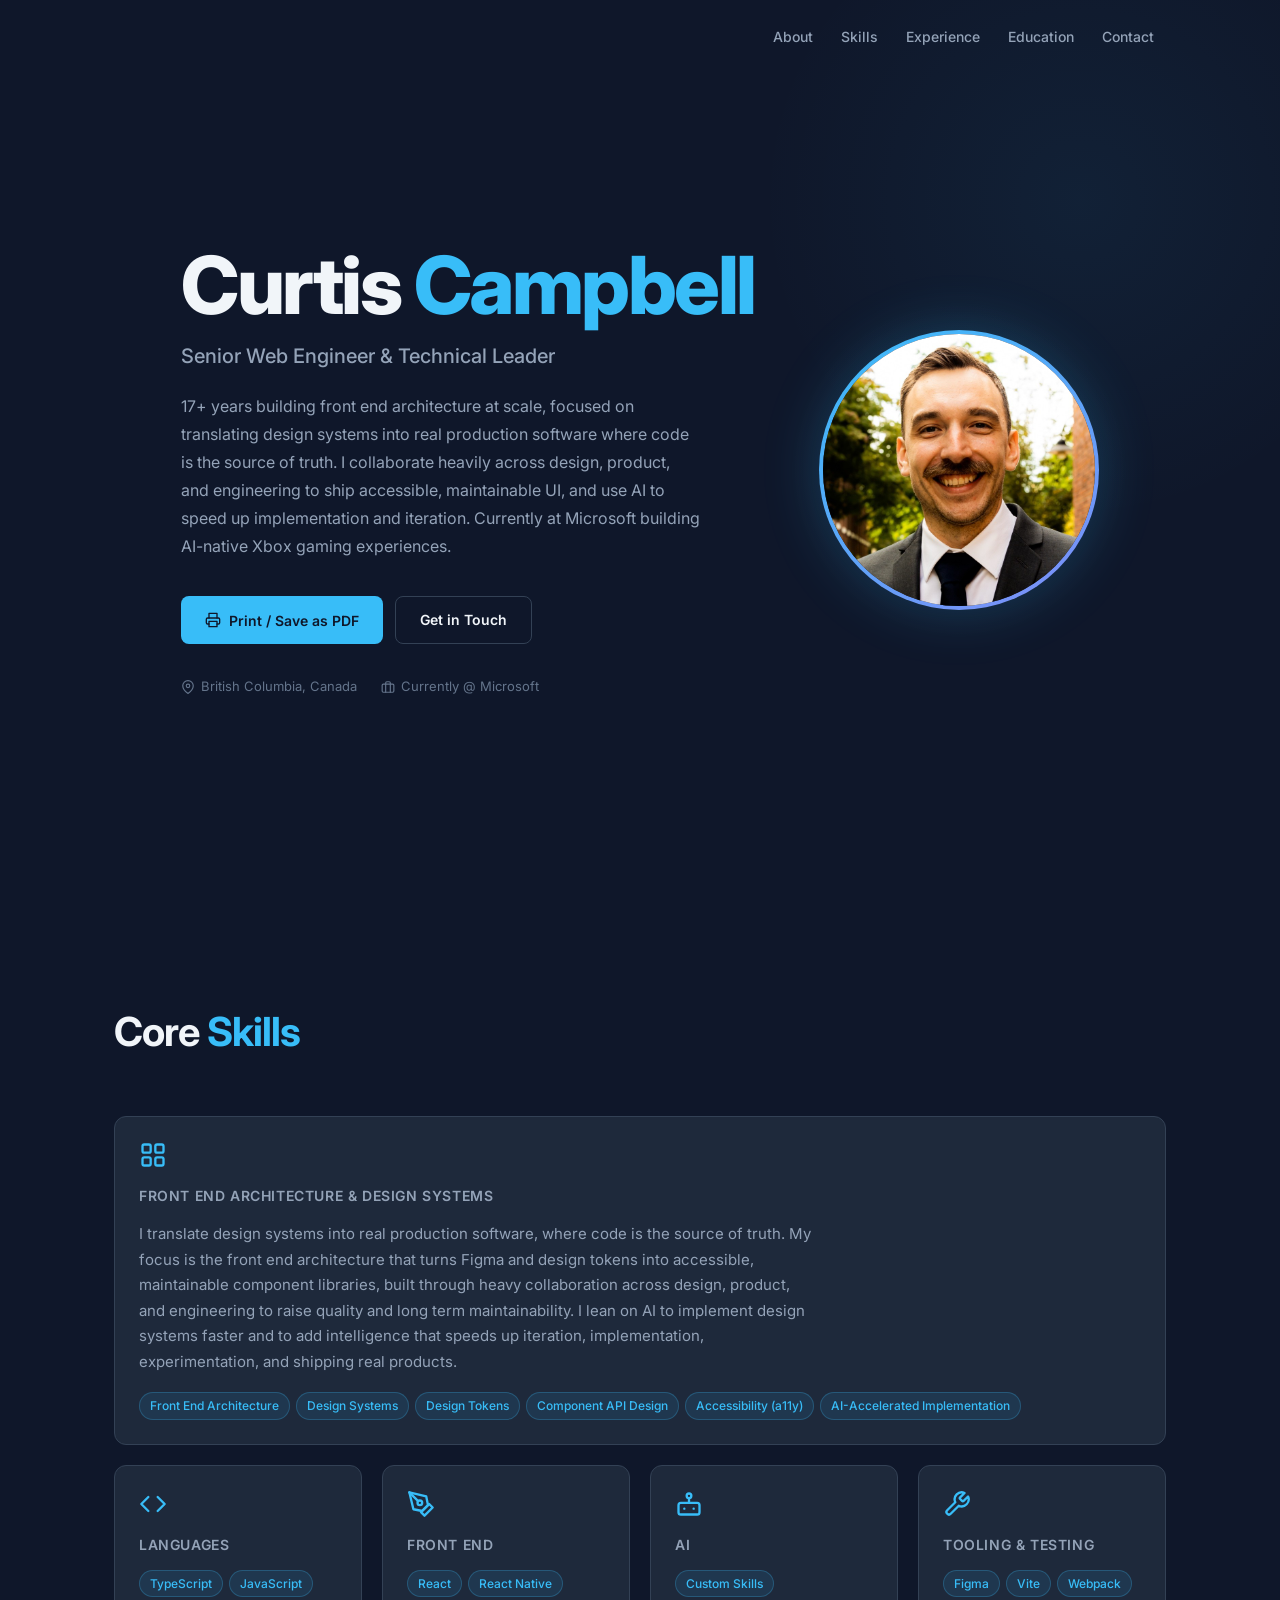
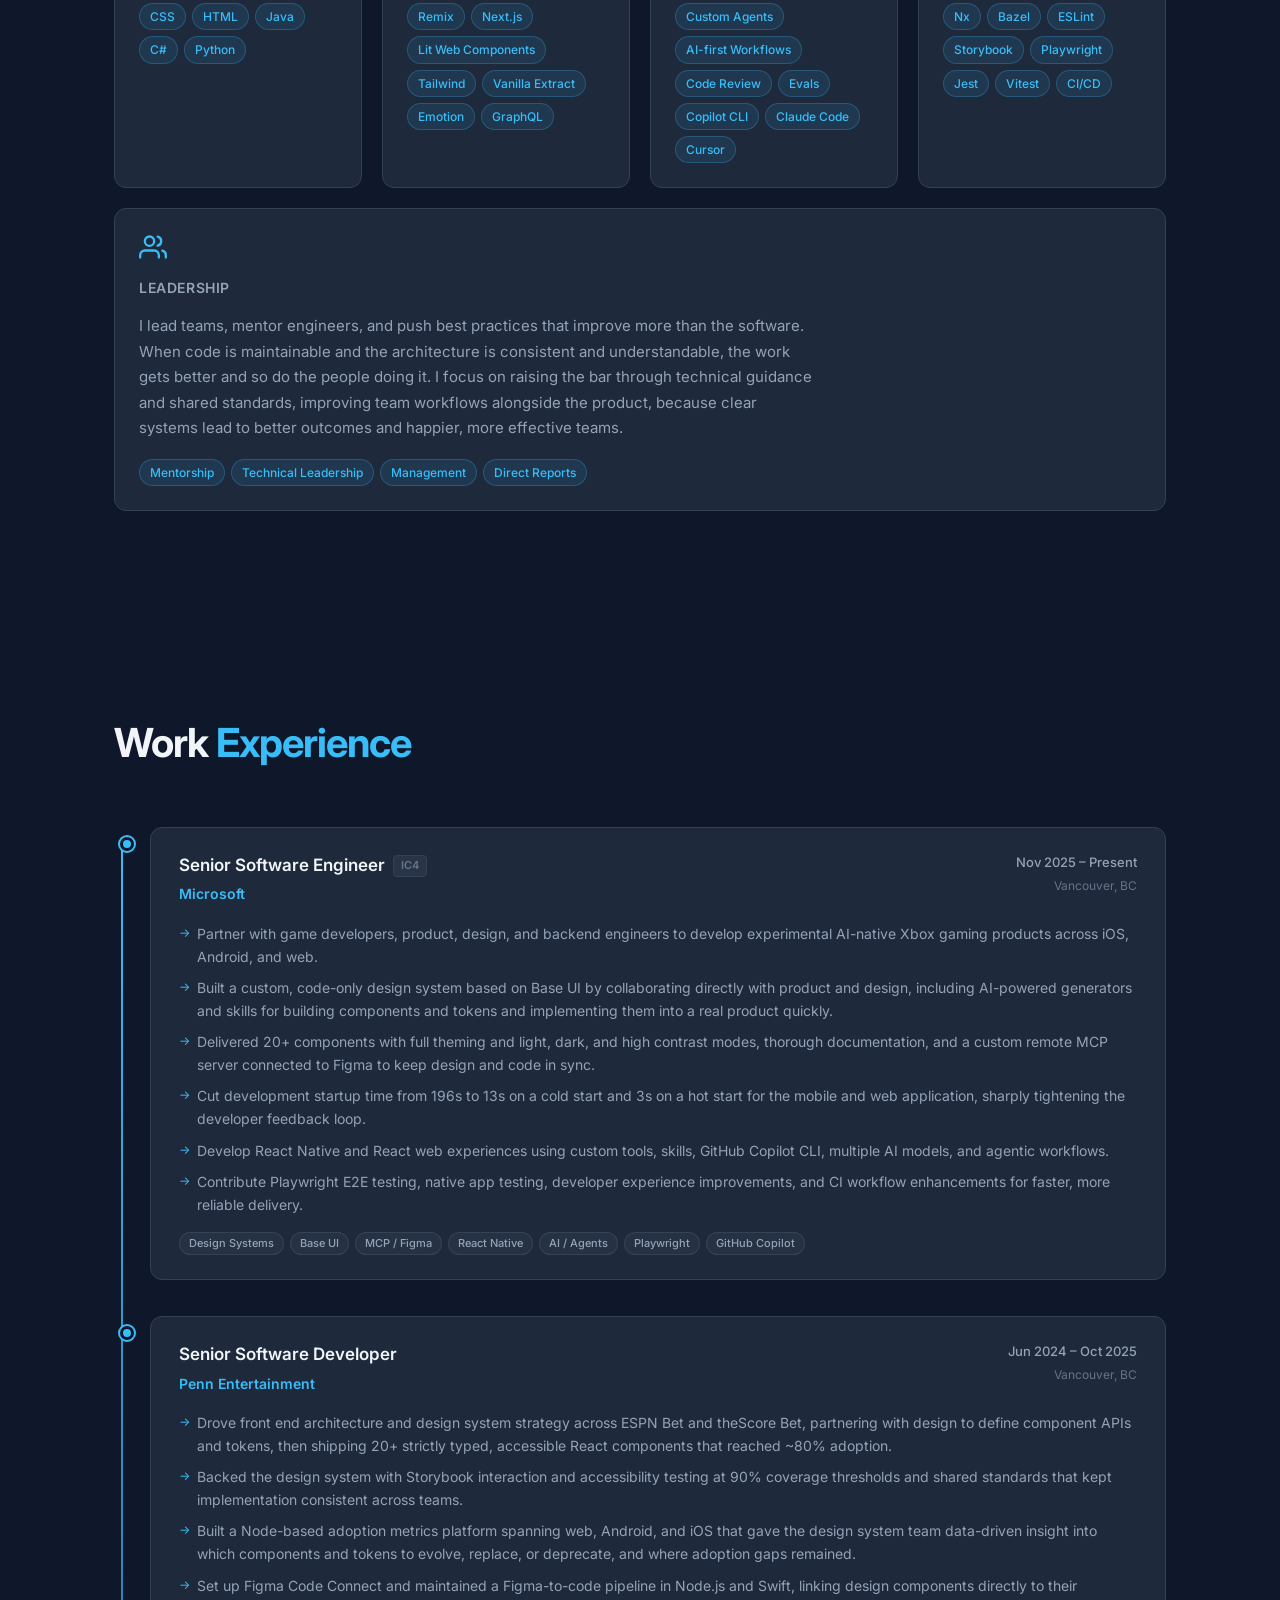
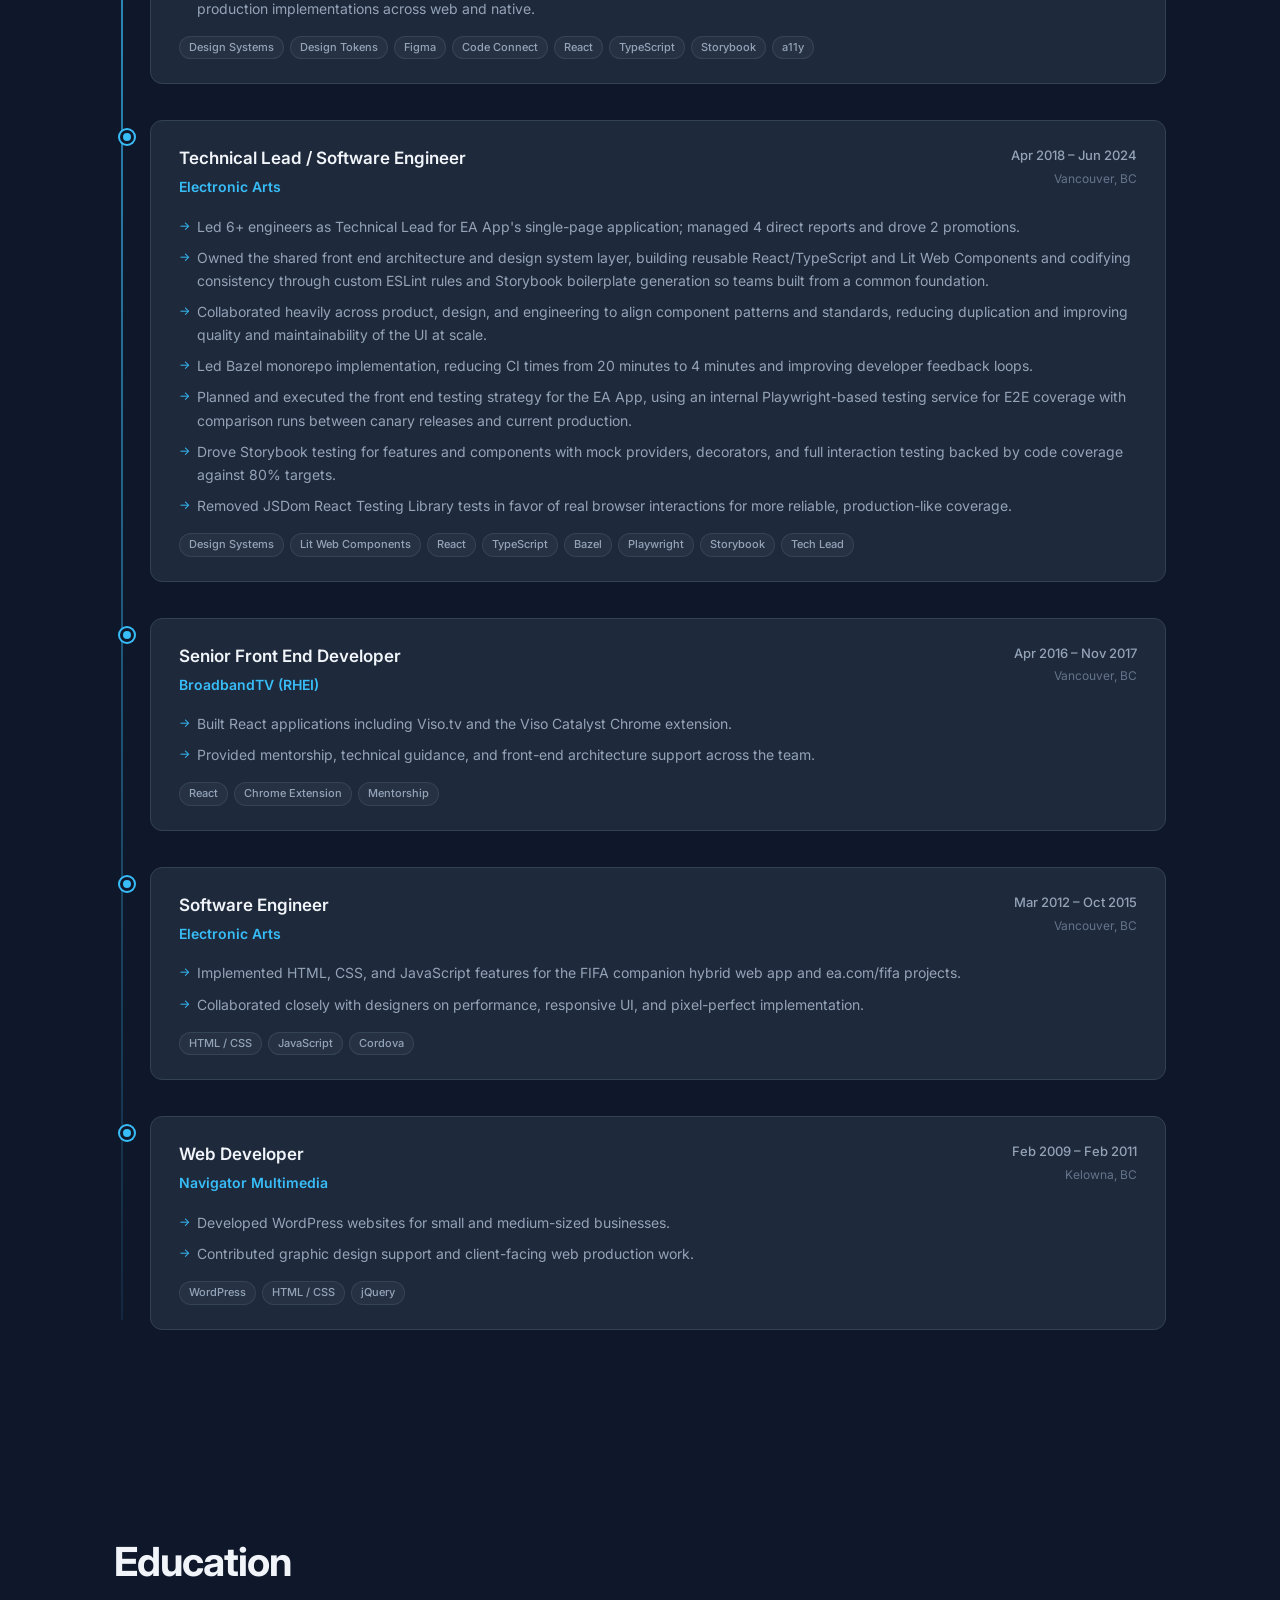
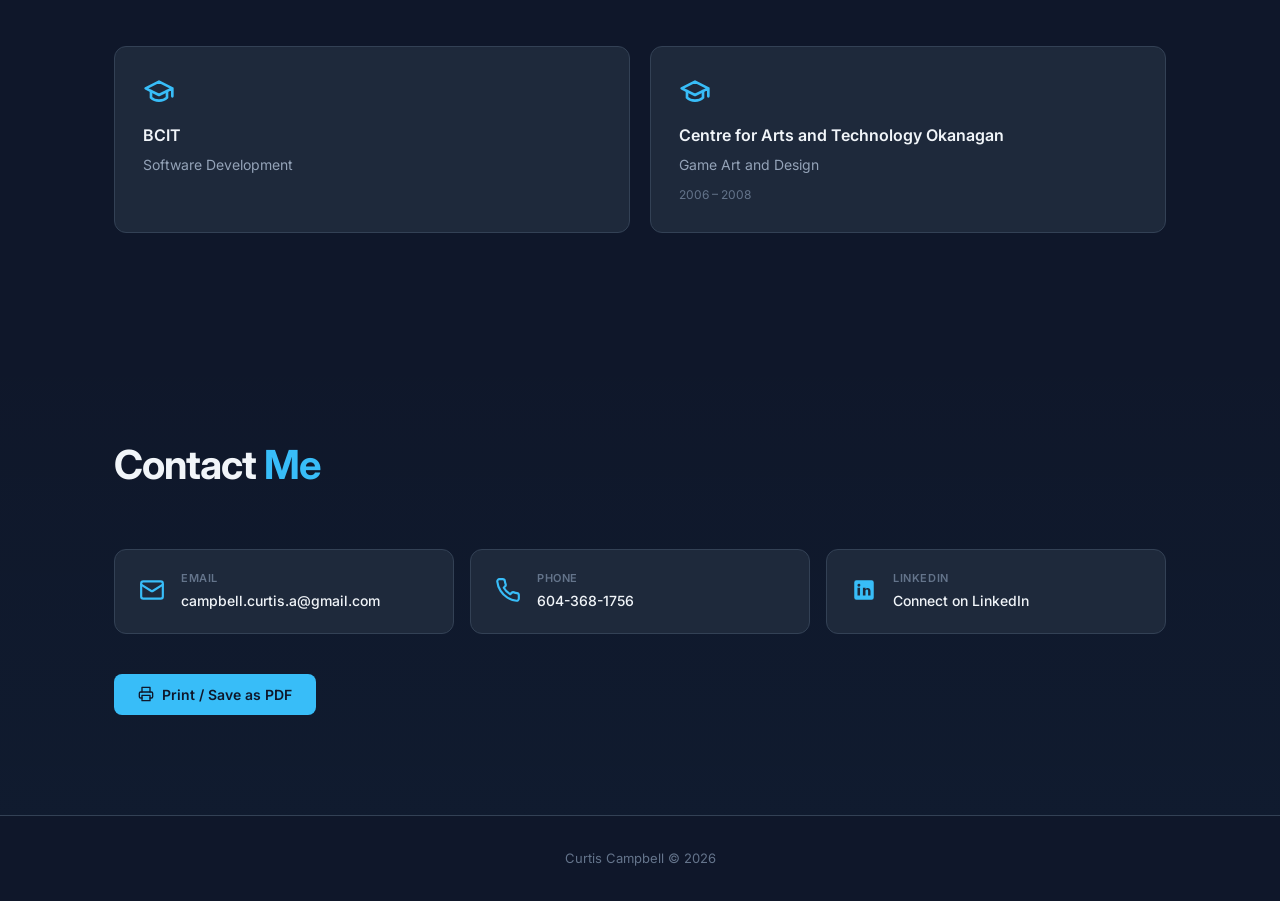
<file: index.html>
<!DOCTYPE html>
<html lang="en">
<head>
  <meta charset="UTF-8" />
  <meta name="viewport" content="width=device-width, initial-scale=1.0" />
  <meta name="description" content="Curtis Campbell – Senior Web Engineer & Technical Leader with 17+ years experience in React, TypeScript, and AI-native workflows." />
  <title>Curtis Campbell – Senior Web Engineer</title>
  <link rel="stylesheet" href="style.css" />
  <link rel="preconnect" href="https://fonts.googleapis.com" />
  <link rel="preconnect" href="https://fonts.gstatic.com" crossorigin />
  <link href="https://fonts.googleapis.com/css2?family=Inter:wght@300;400;500;600;700;800&display=swap" rel="stylesheet" />
</head>
<body>

  <!-- ===== NAV ===== -->
  <nav class="nav" id="nav">
    <div class="nav-container">
      <button class="nav-toggle" id="navToggle" aria-label="Toggle navigation" aria-expanded="false">
        <span></span><span></span><span></span>
      </button>
      <ul class="nav-links" id="navLinks">
        <li><a href="#about">About</a></li>
        <li><a href="#skills">Skills</a></li>
        <li><a href="#experience">Experience</a></li>
        <li><a href="#education">Education</a></li>
        <li><a href="#contact">Contact</a></li>
      </ul>
    </div>
  </nav>

  <!-- ===== HERO ===== -->
  <section id="about" class="hero">
    <div class="container">
      <div class="hero-content">
        <div class="hero-text">
          <h1>Curtis <span class="accent">Campbell</span></h1>
          <p class="hero-title">Senior Web Engineer &amp; Technical Leader</p>
          <p class="print-contact print-only">
            campbell.curtis.a@gmail.com &nbsp;·&nbsp; 604-368-1756 &nbsp;·&nbsp;
            curtiscampbell.ca &nbsp;·&nbsp; British Columbia, Canada
          </p>
          <p class="hero-bio">
            17+ years building front end architecture at scale, focused on translating
            design systems into real production software where code is the source of
            truth. I collaborate heavily across design, product, and engineering to
            ship accessible, maintainable UI, and use AI to speed up implementation and
            iteration. Currently at Microsoft building AI-native Xbox gaming experiences.
          </p>
          <div class="hero-actions">
            <button type="button" onclick="window.print()" class="btn btn-primary">
              <svg xmlns="http://www.w3.org/2000/svg" width="16" height="16" viewBox="0 0 24 24" fill="none" stroke="currentColor" stroke-width="2" stroke-linecap="round" stroke-linejoin="round" aria-hidden="true"><polyline points="6 9 6 2 18 2 18 9"/><path d="M6 18H4a2 2 0 0 1-2-2v-5a2 2 0 0 1 2-2h16a2 2 0 0 1 2 2v5a2 2 0 0 1-2 2h-2"/><rect x="6" y="14" width="12" height="8"/></svg>
              Print / Save as PDF
            </button>
            <a href="#contact" class="btn btn-secondary">Get in Touch</a>
          </div>
          <div class="hero-meta">
            <span>
              <svg xmlns="http://www.w3.org/2000/svg" width="14" height="14" viewBox="0 0 24 24" fill="none" stroke="currentColor" stroke-width="2" stroke-linecap="round" stroke-linejoin="round" aria-hidden="true"><path d="M21 10c0 7-9 13-9 13s-9-6-9-13a9 9 0 0 1 18 0z"/><circle cx="12" cy="10" r="3"/></svg>
              British Columbia, Canada
            </span>
            <span>
              <svg xmlns="http://www.w3.org/2000/svg" width="14" height="14" viewBox="0 0 24 24" fill="none" stroke="currentColor" stroke-width="2" stroke-linecap="round" stroke-linejoin="round" aria-hidden="true"><rect x="2" y="7" width="20" height="14" rx="2" ry="2"/><path d="M16 21V5a2 2 0 0 0-2-2h-4a2 2 0 0 0-2 2v16"/></svg>
              Currently @ Microsoft
            </span>
          </div>
        </div>
        <div class="hero-image-wrap">
          <div class="hero-image-ring">
            <img src="1732897415298.jpeg" alt="Curtis Campbell" class="hero-image" />
          </div>
          <div class="hero-image-glow" aria-hidden="true"></div>
        </div>
      </div>
    </div>
    <div class="hero-bg-glow" aria-hidden="true"></div>
  </section>

  <!-- ===== SKILLS ===== -->
  <section id="skills" class="section">
    <div class="container">
      <h2 class="section-title">Core <span class="accent">Skills</span></h2>
      <div class="skills-grid">
        <div class="skill-card skill-card-featured reveal">
          <div class="skill-card-icon">
            <svg xmlns="http://www.w3.org/2000/svg" viewBox="0 0 24 24" fill="none" stroke="currentColor" stroke-width="2" stroke-linecap="round" stroke-linejoin="round" aria-hidden="true"><rect x="3" y="3" width="7" height="7" rx="1.5"/><rect x="14" y="3" width="7" height="7" rx="1.5"/><rect x="3" y="14" width="7" height="7" rx="1.5"/><rect x="14" y="14" width="7" height="7" rx="1.5"/></svg>
          </div>
          <h3>Front End Architecture &amp; Design Systems</h3>
          <p class="skill-card-lead">
            I translate design systems into real production software, where code is
            the source of truth. My focus is the front end architecture that turns
            Figma and design tokens into accessible, maintainable component libraries,
            built through heavy collaboration across design, product, and engineering
            to raise quality and long term maintainability. I lean on AI to implement
            design systems faster and to add intelligence that speeds up iteration,
            implementation, experimentation, and shipping real products.
          </p>
          <div class="tags">
            <span class="tag">Front End Architecture</span>
            <span class="tag">Design Systems</span>
            <span class="tag">Design Tokens</span>
            <span class="tag">Component API Design</span>
            <span class="tag">Accessibility (a11y)</span>
            <span class="tag">AI-Accelerated Implementation</span>
          </div>
        </div>
        <div class="skill-card reveal">
          <div class="skill-card-icon">
            <svg xmlns="http://www.w3.org/2000/svg" viewBox="0 0 24 24" fill="none" stroke="currentColor" stroke-width="2" stroke-linecap="round" stroke-linejoin="round" aria-hidden="true"><polyline points="16 18 22 12 16 6"/><polyline points="8 6 2 12 8 18"/></svg>
          </div>
          <h3>Languages</h3>
          <div class="tags">
            <span class="tag">TypeScript</span>
            <span class="tag">JavaScript</span>
            <span class="tag">CSS</span>
            <span class="tag">HTML</span>
            <span class="tag">Java</span>
            <span class="tag">C#</span>
            <span class="tag">Python</span>
          </div>
        </div>
        <div class="skill-card reveal">
          <div class="skill-card-icon">
            <svg xmlns="http://www.w3.org/2000/svg" viewBox="0 0 24 24" fill="none" stroke="currentColor" stroke-width="2" stroke-linecap="round" stroke-linejoin="round" aria-hidden="true"><path d="M12 19l7-7 3 3-7 7-3-3z"/><path d="M18 13l-1.5-7.5L2 2l3.5 14.5L13 18l5-5z"/><path d="M2 2l7.586 7.586"/><circle cx="11" cy="11" r="2"/></svg>
          </div>
          <h3>Front End</h3>
          <div class="tags">
            <span class="tag">React</span>
            <span class="tag">React Native</span>
            <span class="tag">Remix</span>
            <span class="tag">Next.js</span>
            <span class="tag">Lit Web Components</span>
            <span class="tag">Tailwind</span>
            <span class="tag">Vanilla Extract</span>
            <span class="tag">Emotion</span>
            <span class="tag">GraphQL</span>
          </div>
        </div>
        <div class="skill-card reveal">
          <div class="skill-card-icon">
            <svg xmlns="http://www.w3.org/2000/svg" viewBox="0 0 24 24" fill="none" stroke="currentColor" stroke-width="2" stroke-linecap="round" stroke-linejoin="round" aria-hidden="true"><rect x="3" y="11" width="18" height="10" rx="2"/><circle cx="12" cy="5" r="2"/><path d="M12 7v4"/><line x1="8" y1="16" x2="8" y2="16"/><line x1="16" y1="16" x2="16" y2="16"/></svg>
          </div>
          <h3>AI</h3>
          <div class="tags">
            <span class="tag">Custom Skills</span>
            <span class="tag">Custom Agents</span>
            <span class="tag">AI-first Workflows</span>
            <span class="tag">Code Review</span>
            <span class="tag">Evals</span>
            <span class="tag">Copilot CLI</span>
            <span class="tag">Claude Code</span>
            <span class="tag">Cursor</span>
          </div>
        </div>
        <div class="skill-card reveal">
          <div class="skill-card-icon">
            <svg xmlns="http://www.w3.org/2000/svg" viewBox="0 0 24 24" fill="none" stroke="currentColor" stroke-width="2" stroke-linecap="round" stroke-linejoin="round" aria-hidden="true"><path d="M14.7 6.3a1 1 0 0 0 0 1.4l1.6 1.6a1 1 0 0 0 1.4 0l3.77-3.77a6 6 0 0 1-7.94 7.94l-6.91 6.91a2.12 2.12 0 0 1-3-3l6.91-6.91a6 6 0 0 1 7.94-7.94l-3.76 3.76z"/></svg>
          </div>
          <h3>Tooling &amp; Testing</h3>
          <div class="tags">
            <span class="tag">Figma</span>
            <span class="tag">Vite</span>
            <span class="tag">Webpack</span>
            <span class="tag">Nx</span>
            <span class="tag">Bazel</span>
            <span class="tag">ESLint</span>
            <span class="tag">Storybook</span>
            <span class="tag">Playwright</span>
            <span class="tag">Jest</span>
            <span class="tag">Vitest</span>
            <span class="tag">CI/CD</span>
          </div>
        </div>
        <div class="skill-card skill-card-featured reveal">
          <div class="skill-card-icon">
            <svg xmlns="http://www.w3.org/2000/svg" viewBox="0 0 24 24" fill="none" stroke="currentColor" stroke-width="2" stroke-linecap="round" stroke-linejoin="round" aria-hidden="true"><path d="M17 21v-2a4 4 0 0 0-4-4H5a4 4 0 0 0-4 4v2"/><circle cx="9" cy="7" r="4"/><path d="M23 21v-2a4 4 0 0 0-3-3.87"/><path d="M16 3.13a4 4 0 0 1 0 7.75"/></svg>
          </div>
          <h3>Leadership</h3>
          <p class="skill-card-lead">
            I lead teams, mentor engineers, and push best practices that improve more
            than the software. When code is maintainable and the architecture is
            consistent and understandable, the work gets better and so do the people
            doing it. I focus on raising the bar through technical guidance and shared
            standards, improving team workflows alongside the product, because clear
            systems lead to better outcomes and happier, more effective teams.
          </p>
          <div class="tags">
            <span class="tag">Mentorship</span>
            <span class="tag">Technical Leadership</span>
            <span class="tag">Management</span>
            <span class="tag">Direct Reports</span>
          </div>
        </div>
      </div>
    </div>
  </section>

  <!-- ===== EXPERIENCE ===== -->
  <section id="experience" class="section">
    <div class="container">
      <h2 class="section-title">Work <span class="accent">Experience</span></h2>
      <div class="timeline">

        <div class="timeline-item reveal">
          <div class="timeline-dot"></div>
          <div class="timeline-card">
            <div class="timeline-header">
              <div>
                <h3>Senior Software Engineer <span class="role-level">IC4</span></h3>
                <p class="company">Microsoft</p>
              </div>
              <div class="timeline-meta">
                <span class="date">Nov 2025 – Present</span>
                <span class="location">Vancouver, BC</span>
              </div>
            </div>
            <ul class="timeline-bullets">
              <li>Partner with game developers, product, design, and backend engineers to develop experimental AI-native Xbox gaming products across iOS, Android, and web.</li>
              <li>Built a custom, code-only design system based on Base UI by collaborating directly with product and design, including AI-powered generators and skills for building components and tokens and implementing them into a real product quickly.</li>
              <li>Delivered 20+ components with full theming and light, dark, and high contrast modes, thorough documentation, and a custom remote MCP server connected to Figma to keep design and code in sync.</li>
              <li>Cut development startup time from 196s to 13s on a cold start and 3s on a hot start for the mobile and web application, sharply tightening the developer feedback loop.</li>
              <li>Develop React Native and React web experiences using custom tools, skills, GitHub Copilot CLI, multiple AI models, and agentic workflows.</li>
              <li>Contribute Playwright E2E testing, native app testing, developer experience improvements, and CI workflow enhancements for faster, more reliable delivery.</li>
            </ul>
            <div class="tags compact">
              <span class="tag">Design Systems</span>
              <span class="tag">Base UI</span>
              <span class="tag">MCP / Figma</span>
              <span class="tag">React Native</span>
              <span class="tag">AI / Agents</span>
              <span class="tag">Playwright</span>
              <span class="tag">GitHub Copilot</span>
            </div>
          </div>
        </div>

        <div class="timeline-item reveal">
          <div class="timeline-dot"></div>
          <div class="timeline-card">
            <div class="timeline-header">
              <div>
                <h3>Senior Software Developer</h3>
                <p class="company">Penn Entertainment</p>
              </div>
              <div class="timeline-meta">
                <span class="date">Jun 2024 – Oct 2025</span>
                <span class="location">Vancouver, BC</span>
              </div>
            </div>
            <ul class="timeline-bullets">
              <li>Drove front end architecture and design system strategy across ESPN Bet and theScore Bet, partnering with design to define component APIs and tokens, then shipping 20+ strictly typed, accessible React components that reached ~80% adoption.</li>
              <li>Backed the design system with Storybook interaction and accessibility testing at 90% coverage thresholds and shared standards that kept implementation consistent across teams.</li>
              <li>Built a Node-based adoption metrics platform spanning web, Android, and iOS that gave the design system team data-driven insight into which components and tokens to evolve, replace, or deprecate, and where adoption gaps remained.</li>
              <li>Set up Figma Code Connect and maintained a Figma-to-code pipeline in Node.js and Swift, linking design components directly to their production implementations across web and native.</li>
            </ul>
            <div class="tags compact">
              <span class="tag">Design Systems</span>
              <span class="tag">Design Tokens</span>
              <span class="tag">Figma</span>
              <span class="tag">Code Connect</span>
              <span class="tag">React</span>
              <span class="tag">TypeScript</span>
              <span class="tag">Storybook</span>
              <span class="tag">a11y</span>
            </div>
          </div>
        </div>

        <div class="timeline-item reveal">
          <div class="timeline-dot"></div>
          <div class="timeline-card">
            <div class="timeline-header">
              <div>
                <h3>Technical Lead / Software Engineer</h3>
                <p class="company">Electronic Arts</p>
              </div>
              <div class="timeline-meta">
                <span class="date">Apr 2018 – Jun 2024</span>
                <span class="location">Vancouver, BC</span>
              </div>
            </div>
            <ul class="timeline-bullets">
              <li>Led 6+ engineers as Technical Lead for EA App's single-page application; managed 4 direct reports and drove 2 promotions.</li>
              <li>Owned the shared front end architecture and design system layer, building reusable React/TypeScript and Lit Web Components and codifying consistency through custom ESLint rules and Storybook boilerplate generation so teams built from a common foundation.</li>
              <li>Collaborated heavily across product, design, and engineering to align component patterns and standards, reducing duplication and improving quality and maintainability of the UI at scale.</li>
              <li>Led Bazel monorepo implementation, reducing CI times from 20 minutes to 4 minutes and improving developer feedback loops.</li>
              <li>Planned and executed the front end testing strategy for the EA App, using an internal Playwright-based testing service for E2E coverage with comparison runs between canary releases and current production.</li>
              <li>Drove Storybook testing for features and components with mock providers, decorators, and full interaction testing backed by code coverage against 80% targets.</li>
              <li>Removed JSDom React Testing Library tests in favor of real browser interactions for more reliable, production-like coverage.</li>
            </ul>
            <div class="tags compact">
              <span class="tag">Design Systems</span>
              <span class="tag">Lit Web Components</span>
              <span class="tag">React</span>
              <span class="tag">TypeScript</span>
              <span class="tag">Bazel</span>
              <span class="tag">Playwright</span>
              <span class="tag">Storybook</span>
              <span class="tag">Tech Lead</span>
            </div>
          </div>
        </div>

        <div class="timeline-item reveal">
          <div class="timeline-dot"></div>
          <div class="timeline-card">
            <div class="timeline-header">
              <div>
                <h3>Senior Front End Developer</h3>
                <p class="company">BroadbandTV (RHEI)</p>
              </div>
              <div class="timeline-meta">
                <span class="date">Apr 2016 – Nov 2017</span>
                <span class="location">Vancouver, BC</span>
              </div>
            </div>
            <ul class="timeline-bullets">
              <li>Built React applications including Viso.tv and the Viso Catalyst Chrome extension.</li>
              <li>Provided mentorship, technical guidance, and front-end architecture support across the team.</li>
            </ul>
            <div class="tags compact">
              <span class="tag">React</span>
              <span class="tag">Chrome Extension</span>
              <span class="tag">Mentorship</span>
            </div>
          </div>
        </div>

        <div class="timeline-item reveal">
          <div class="timeline-dot"></div>
          <div class="timeline-card">
            <div class="timeline-header">
              <div>
                <h3>Software Engineer</h3>
                <p class="company">Electronic Arts</p>
              </div>
              <div class="timeline-meta">
                <span class="date">Mar 2012 – Oct 2015</span>
                <span class="location">Vancouver, BC</span>
              </div>
            </div>
            <ul class="timeline-bullets">
              <li>Implemented HTML, CSS, and JavaScript features for the FIFA companion hybrid web app and ea.com/fifa projects.</li>
              <li>Collaborated closely with designers on performance, responsive UI, and pixel-perfect implementation.</li>
            </ul>
            <div class="tags compact">
              <span class="tag">HTML / CSS</span>
              <span class="tag">JavaScript</span>
              <span class="tag">Cordova</span>
            </div>
          </div>
        </div>

        <div class="timeline-item reveal">
          <div class="timeline-dot"></div>
          <div class="timeline-card">
            <div class="timeline-header">
              <div>
                <h3>Web Developer</h3>
                <p class="company">Navigator Multimedia</p>
              </div>
              <div class="timeline-meta">
                <span class="date">Feb 2009 – Feb 2011</span>
                <span class="location">Kelowna, BC</span>
              </div>
            </div>
            <ul class="timeline-bullets">
              <li>Developed WordPress websites for small and medium-sized businesses.</li>
              <li>Contributed graphic design support and client-facing web production work.</li>
            </ul>
            <div class="tags compact">
              <span class="tag">WordPress</span>
              <span class="tag">HTML / CSS</span>
              <span class="tag">jQuery</span>
            </div>
          </div>
        </div>

      </div>
    </div>
  </section>

  <!-- ===== EDUCATION ===== -->
  <section id="education" class="section">
    <div class="container">
      <h2 class="section-title">Education</h2>
      <div class="edu-grid">
        <div class="edu-card reveal">
          <div class="edu-icon">
            <svg xmlns="http://www.w3.org/2000/svg" viewBox="0 0 24 24" fill="none" stroke="currentColor" stroke-width="2" stroke-linecap="round" stroke-linejoin="round" aria-hidden="true"><path d="M22 10v6M2 10l10-5 10 5-10 5z"/><path d="M6 12v5c3 3 9 3 12 0v-5"/></svg>
          </div>
          <h3>BCIT</h3>
          <p>Software Development</p>
        </div>
        <div class="edu-card reveal">
          <div class="edu-icon">
            <svg xmlns="http://www.w3.org/2000/svg" viewBox="0 0 24 24" fill="none" stroke="currentColor" stroke-width="2" stroke-linecap="round" stroke-linejoin="round" aria-hidden="true"><path d="M22 10v6M2 10l10-5 10 5-10 5z"/><path d="M6 12v5c3 3 9 3 12 0v-5"/></svg>
          </div>
          <h3>Centre for Arts and Technology Okanagan</h3>
          <p>Game Art and Design</p>
          <span class="edu-year">2006 – 2008</span>
        </div>
      </div>
    </div>
  </section>

  <!-- ===== CONTACT ===== -->
  <section id="contact" class="section section-contact">
    <div class="container">
      <h2 class="section-title">Contact <span class="accent">Me</span></h2>
      <div class="contact-links">
        <a href="mailto:campbell.curtis.a@gmail.com" class="contact-card reveal">
          <div class="contact-card-icon" aria-hidden="true">
            <svg xmlns="http://www.w3.org/2000/svg" viewBox="0 0 24 24" fill="none" stroke="currentColor" stroke-width="2" stroke-linecap="round" stroke-linejoin="round"><rect x="2" y="4" width="20" height="16" rx="2"/><path d="m22 7-8.97 5.7a1.94 1.94 0 0 1-2.06 0L2 7"/></svg>
          </div>
          <div>
            <p class="contact-label">Email</p>
            <p class="contact-value">campbell.curtis.a@gmail.com</p>
          </div>
        </a>
        <a href="tel:+16043681756" class="contact-card reveal">
          <div class="contact-card-icon" aria-hidden="true">
            <svg xmlns="http://www.w3.org/2000/svg" viewBox="0 0 24 24" fill="none" stroke="currentColor" stroke-width="2" stroke-linecap="round" stroke-linejoin="round"><path d="M22 16.92v3a2 2 0 0 1-2.18 2 19.79 19.79 0 0 1-8.63-3.07 19.5 19.5 0 0 1-6-6 19.79 19.79 0 0 1-3.07-8.67A2 2 0 0 1 4.11 2h3a2 2 0 0 1 2 1.72c.127.96.361 1.903.7 2.81a2 2 0 0 1-.45 2.11L8.09 9.91a16 16 0 0 0 6 6l1.27-1.27a2 2 0 0 1 2.11-.45c.907.339 1.85.573 2.81.7A2 2 0 0 1 22 16.92z"/></svg>
          </div>
          <div>
            <p class="contact-label">Phone</p>
            <p class="contact-value">604-368-1756</p>
          </div>
        </a>
        <a href="https://ca.linkedin.com/in/curtis-campbell-b4059825a" target="_blank" rel="noopener noreferrer" class="contact-card reveal">
          <div class="contact-card-icon" aria-hidden="true">
            <svg xmlns="http://www.w3.org/2000/svg" viewBox="0 0 24 24" fill="currentColor" aria-hidden="true"><path d="M19 3a2 2 0 0 1 2 2v14a2 2 0 0 1-2 2H5a2 2 0 0 1-2-2V5a2 2 0 0 1 2-2h14zM8.34 17V9.93H6V17h2.34zM7.17 8.9a1.36 1.36 0 1 0 0-2.71 1.36 1.36 0 0 0 0 2.71zM18 17v-3.88c0-2.08-1.11-3.05-2.6-3.05-1.2 0-1.74.66-2.04 1.12V9.93h-2.34c.03.66 0 7.07 0 7.07h2.34v-3.95c0-.21.02-.42.08-.57.16-.42.55-.86 1.19-.86.84 0 1.17.64 1.17 1.57V17H18z"/></svg>
          </div>
          <div>
            <p class="contact-label">LinkedIn</p>
            <p class="contact-value">Connect on LinkedIn</p>
          </div>
        </a>
      </div>
      <div class="contact-actions">
        <button type="button" onclick="window.print()" class="btn btn-primary">
          <svg xmlns="http://www.w3.org/2000/svg" width="16" height="16" viewBox="0 0 24 24" fill="none" stroke="currentColor" stroke-width="2" stroke-linecap="round" stroke-linejoin="round" aria-hidden="true"><polyline points="6 9 6 2 18 2 18 9"/><path d="M6 18H4a2 2 0 0 1-2-2v-5a2 2 0 0 1 2-2h16a2 2 0 0 1 2 2v5a2 2 0 0 1-2 2h-2"/><rect x="6" y="14" width="12" height="8"/></svg>
          Print / Save as PDF
        </button>
      </div>
    </div>
  </section>

  <!-- ===== FOOTER ===== -->
  <footer class="footer">
    <div class="container">
      <p>Curtis Campbell &copy; 2026</p>
    </div>
  </footer>

  <script>
    // Sticky nav shadow on scroll
    const nav = document.getElementById('nav');
    window.addEventListener('scroll', () => {
      nav.classList.toggle('scrolled', window.scrollY > 20);
    }, { passive: true });

    // Mobile nav toggle
    const toggle = document.getElementById('navToggle');
    const links = document.getElementById('navLinks');
    toggle.addEventListener('click', () => {
      const isOpen = links.classList.toggle('open');
      toggle.classList.toggle('open', isOpen);
      toggle.setAttribute('aria-expanded', String(isOpen));
    });

    // Close mobile nav when a link is clicked
    links.querySelectorAll('a').forEach(a => {
      a.addEventListener('click', () => {
        links.classList.remove('open');
        toggle.classList.remove('open');
        toggle.setAttribute('aria-expanded', 'false');
      });
    });

    // Scroll-reveal animation
    const observer = new IntersectionObserver(
      entries => entries.forEach(e => { if (e.isIntersecting) e.target.classList.add('visible'); }),
      { threshold: 0.12 }
    );
    document.querySelectorAll('.reveal').forEach(el => observer.observe(el));
  </script>

  <script defer src='https://static.cloudflareinsights.com/beacon.min.js' data-cf-beacon='{"token": "3ef6823e352e4d879222ed23fc1f9456"}'></script>

</body>
</html>
</file>
<file: style.css>
/* ============================================
   Curtis Campbell – Resume Site
   Dark slate theme, sky-blue accent
   ============================================ */

*, *::before, *::after {
  margin: 0;
  padding: 0;
  box-sizing: border-box;
}

:root {
  --bg:           #0F172A;
  --surface:      #1E293B;
  --border:       #334155;
  --accent:       #38BDF8;
  --accent-dim:   rgba(56, 189, 248, 0.1);
  --accent-glow:  rgba(56, 189, 248, 0.2);
  --text:         #F1F5F9;
  --text-muted:   #94A3B8;
  --text-subtle:  #64748B;
  --radius:       12px;
  --max-width:    1100px;
}

html {
  scroll-behavior: smooth;
}

body {
  font-family: 'Inter', -apple-system, BlinkMacSystemFont, 'Segoe UI', sans-serif;
  background: var(--bg);
  color: var(--text);
  line-height: 1.6;
  overflow-x: hidden;
  -webkit-font-smoothing: antialiased;
}

.container {
  max-width: var(--max-width);
  margin: 0 auto;
  padding: 0 24px;
}

.accent {
  color: var(--accent);
}

/* ============================================
   NAV
   ============================================ */

.nav {
  position: fixed;
  top: 0;
  left: 0;
  right: 0;
  z-index: 100;
  padding: 20px 0;
  transition: padding 0.3s ease, background 0.3s ease, border-color 0.3s ease;
  border-bottom: 1px solid transparent;
}

.nav.scrolled {
  background: rgba(15, 23, 42, 0.92);
  backdrop-filter: blur(16px);
  -webkit-backdrop-filter: blur(16px);
  padding: 12px 0;
  border-bottom-color: var(--border);
}

.nav-container {
  max-width: var(--max-width);
  margin: 0 auto;
  padding: 0 24px;
  display: flex;
  align-items: center;
  justify-content: flex-end;
}

.nav-links {
  list-style: none;
  display: flex;
  align-items: center;
  gap: 4px;
}

.nav-links a {
  display: block;
  color: var(--text-muted);
  text-decoration: none;
  font-size: 14px;
  font-weight: 500;
  padding: 6px 12px;
  border-radius: 6px;
  transition: color 0.2s, background 0.2s;
}

.nav-links a:hover {
  color: var(--text);
  background: rgba(255, 255, 255, 0.06);
}

.nav-toggle {
  display: none;
  flex-direction: column;
  justify-content: center;
  gap: 5px;
  background: none;
  border: none;
  cursor: pointer;
  padding: 6px;
  border-radius: 6px;
}

.nav-toggle span {
  display: block;
  width: 22px;
  height: 2px;
  background: var(--text);
  border-radius: 2px;
  transition: transform 0.3s, opacity 0.3s;
}

.nav-toggle.open span:nth-child(1) { transform: translateY(7px) rotate(45deg); }
.nav-toggle.open span:nth-child(2) { opacity: 0; }
.nav-toggle.open span:nth-child(3) { transform: translateY(-7px) rotate(-45deg); }

/* ============================================
   HERO
   ============================================ */

.hero {
  min-height: 100vh;
  display: flex;
  align-items: center;
  padding: 120px 0 80px;
  position: relative;
  overflow: hidden;
}

.hero-bg-glow {
  position: absolute;
  top: -150px;
  right: -150px;
  width: 700px;
  height: 700px;
  background: radial-gradient(circle, rgba(56, 189, 248, 0.06) 0%, transparent 65%);
  pointer-events: none;
}

.hero-content {
  display: grid;
  grid-template-columns: 1fr auto;
  align-items: center;
  gap: 64px;
  position: relative;
  z-index: 1;
}

.hero h1 {
  font-size: clamp(44px, 8vw, 80px);
  font-weight: 800;
  line-height: 1.04;
  letter-spacing: -2.5px;
  margin-bottom: 14px;
}

.hero-title {
  font-size: clamp(16px, 2.5vw, 20px);
  font-weight: 500;
  color: var(--text-muted);
  margin-bottom: 20px;
}

.hero-bio {
  font-size: 16px;
  color: var(--text-muted);
  max-width: 520px;
  margin-bottom: 36px;
  line-height: 1.75;
}

.hero-actions {
  display: flex;
  gap: 12px;
  flex-wrap: wrap;
  margin-bottom: 32px;
}

.btn {
  display: inline-flex;
  align-items: center;
  gap: 8px;
  padding: 12px 24px;
  border-radius: 8px;
  font-size: 14px;
  font-weight: 600;
  font-family: inherit;
  text-decoration: none;
  border: none;
  cursor: pointer;
  transition: transform 0.2s, box-shadow 0.2s, background 0.2s, border-color 0.2s, color 0.2s;
}

.print-only {
  display: none;
}

.btn-primary {
  background: var(--accent);
  color: #0F172A;
}

.btn-primary:hover {
  background: #7DD3FC;
  transform: translateY(-2px);
  box-shadow: 0 8px 28px var(--accent-glow);
}

.btn-secondary {
  background: transparent;
  color: var(--text);
  border: 1px solid var(--border);
}

.btn-secondary:hover {
  border-color: var(--accent);
  color: var(--accent);
  transform: translateY(-2px);
}

.hero-meta {
  display: flex;
  gap: 24px;
  flex-wrap: wrap;
}

.hero-meta span {
  display: flex;
  align-items: center;
  gap: 6px;
  font-size: 13px;
  color: var(--text-subtle);
}

/* Photo */
.hero-image-wrap {
  position: relative;
  flex-shrink: 0;
}

.hero-image-ring {
  width: 280px;
  height: 280px;
  border-radius: 50%;
  padding: 4px;
  background: linear-gradient(145deg, var(--accent), #818CF8);
  position: relative;
  z-index: 1;
  box-shadow: 0 0 60px var(--accent-glow);
}

.hero-image {
  width: 100%;
  height: 100%;
  border-radius: 50%;
  object-fit: cover;
  object-position: center top;
  background: var(--surface);
  display: block;
}

.hero-image-glow {
  position: absolute;
  top: 50%;
  left: 50%;
  transform: translate(-50%, -50%);
  width: 340px;
  height: 340px;
  border-radius: 50%;
  background: radial-gradient(circle, rgba(56, 189, 248, 0.12) 0%, transparent 70%);
  pointer-events: none;
}

/* ============================================
   SECTIONS (shared)
   ============================================ */

.section {
  padding: 100px 0;
}

.section-title {
  font-size: clamp(26px, 4vw, 40px);
  font-weight: 700;
  letter-spacing: -1px;
  margin-bottom: 52px;
}

/* Scroll-reveal */
.reveal {
  opacity: 0;
  transform: translateY(24px);
  transition: opacity 0.5s ease, transform 0.5s ease;
}

.reveal.visible {
  opacity: 1;
  transform: translateY(0);
}

/* ============================================
   SKILLS
   ============================================ */

.skills-grid {
  display: grid;
  grid-template-columns: repeat(auto-fit, minmax(240px, 1fr));
  gap: 20px;
}

.skill-card-featured {
  grid-column: 1 / -1;
  background: linear-gradient(145deg, rgba(56, 189, 248, 0.08) 0%, var(--surface) 55%);
  border-color: rgba(56, 189, 248, 0.4);
}

.skill-card-featured h3 {
  font-size: 22px;
  text-transform: none;
  letter-spacing: -0.5px;
  color: var(--text);
}

.skill-card-lead {
  font-size: 15px;
  color: var(--text-muted);
  line-height: 1.7;
  max-width: 680px;
  margin-bottom: 18px;
}

.skill-card {
  background: var(--surface);
  border: 1px solid var(--border);
  border-radius: var(--radius);
  padding: 24px;
  transition: border-color 0.25s, transform 0.25s, box-shadow 0.25s, opacity 0.5s, translate 0.5s;
}

.skill-card:hover {
  border-color: rgba(56, 189, 248, 0.5);
  transform: translateY(-4px);
  box-shadow: 0 12px 40px rgba(56, 189, 248, 0.08);
}

.skill-card-icon {
  color: var(--accent);
  margin-bottom: 14px;
  line-height: 1;
}

.skill-card-icon svg {
  width: 28px;
  height: 28px;
}

.skill-card h3 {
  font-size: 14px;
  font-weight: 600;
  text-transform: uppercase;
  letter-spacing: 0.6px;
  color: var(--text-muted);
  margin-bottom: 14px;
}

.tags {
  display: flex;
  flex-wrap: wrap;
  gap: 6px;
}

.tag {
  display: inline-block;
  background: var(--accent-dim);
  border: 1px solid rgba(56, 189, 248, 0.25);
  color: var(--accent);
  font-size: 12px;
  font-weight: 500;
  padding: 3px 10px;
  border-radius: 100px;
  white-space: nowrap;
}

.tags.compact .tag {
  font-size: 11px;
  padding: 2px 9px;
  background: rgba(100, 116, 139, 0.12);
  border-color: rgba(100, 116, 139, 0.25);
  color: var(--text-muted);
}

/* ============================================
   TIMELINE (Experience)
   ============================================ */

.timeline {
  position: relative;
  padding-left: 36px;
}

.timeline::before {
  content: '';
  position: absolute;
  left: 7px;
  top: 10px;
  bottom: 10px;
  width: 2px;
  background: linear-gradient(to bottom, var(--accent) 0%, rgba(56, 189, 248, 0.1) 100%);
}

.timeline-item {
  position: relative;
  margin-bottom: 36px;
}

.timeline-item:last-child {
  margin-bottom: 0;
}

.timeline-dot {
  position: absolute;
  left: -30px;
  top: 10px;
  width: 14px;
  height: 14px;
  border-radius: 50%;
  background: var(--accent);
  border: 3px solid var(--bg);
  box-shadow: 0 0 0 2px var(--accent);
  transition: transform 0.2s;
}

.timeline-item:hover .timeline-dot {
  transform: scale(1.2);
}

.timeline-card {
  background: var(--surface);
  border: 1px solid var(--border);
  border-radius: var(--radius);
  padding: 24px 28px;
  transition: border-color 0.2s, box-shadow 0.2s;
}

.timeline-card:hover {
  border-color: rgba(56, 189, 248, 0.35);
  box-shadow: 0 4px 24px rgba(56, 189, 248, 0.06);
}

.timeline-header {
  display: flex;
  justify-content: space-between;
  align-items: flex-start;
  gap: 16px;
  margin-bottom: 16px;
  flex-wrap: wrap;
}

.timeline-header h3 {
  font-size: 17px;
  font-weight: 600;
  margin-bottom: 4px;
  display: flex;
  align-items: center;
  gap: 8px;
}

.role-level {
  display: inline-block;
  font-size: 11px;
  font-weight: 600;
  color: var(--text-subtle);
  background: rgba(100, 116, 139, 0.15);
  border: 1px solid var(--border);
  border-radius: 4px;
  padding: 1px 7px;
  vertical-align: middle;
}

.company {
  font-size: 14px;
  font-weight: 600;
  color: var(--accent);
}

.timeline-meta {
  text-align: right;
  flex-shrink: 0;
}

.date {
  display: block;
  font-size: 13px;
  color: var(--text-muted);
  font-weight: 500;
}

.location {
  display: block;
  font-size: 12px;
  color: var(--text-subtle);
  margin-top: 3px;
}

.timeline-bullets {
  list-style: none;
  margin-bottom: 16px;
}

.timeline-bullets li {
  position: relative;
  padding-left: 18px;
  margin-bottom: 8px;
  font-size: 14px;
  color: var(--text-muted);
  line-height: 1.65;
}

.timeline-bullets li::before {
  content: '→';
  position: absolute;
  left: 0;
  color: var(--accent);
  font-size: 12px;
  line-height: 1.9;
}

/* ============================================
   EDUCATION
   ============================================ */

.edu-grid {
  display: grid;
  grid-template-columns: repeat(auto-fit, minmax(260px, 1fr));
  gap: 20px;
}

.edu-card {
  background: var(--surface);
  border: 1px solid var(--border);
  border-radius: var(--radius);
  padding: 28px;
  transition: border-color 0.25s, transform 0.25s, opacity 0.5s, translate 0.5s;
}

.edu-card:hover {
  border-color: rgba(56, 189, 248, 0.4);
  transform: translateY(-3px);
}

.edu-icon {
  color: var(--accent);
  margin-bottom: 14px;
  line-height: 1;
}

.edu-icon svg {
  width: 32px;
  height: 32px;
}

.edu-card h3 {
  font-size: 16px;
  font-weight: 600;
  margin-bottom: 6px;
}

.edu-card p {
  font-size: 14px;
  color: var(--text-muted);
}

.edu-year {
  display: block;
  font-size: 12px;
  color: var(--text-subtle);
  margin-top: 8px;
}

/* ============================================
   CONTACT
   ============================================ */

.section-contact {
  background: linear-gradient(180deg, transparent 0%, rgba(56, 189, 248, 0.025) 100%);
}

.contact-links {
  display: grid;
  grid-template-columns: repeat(auto-fit, minmax(240px, 1fr));
  gap: 16px;
  margin-bottom: 40px;
}

.contact-card {
  display: flex;
  align-items: center;
  gap: 16px;
  background: var(--surface);
  border: 1px solid var(--border);
  border-radius: var(--radius);
  padding: 20px 24px;
  text-decoration: none;
  color: var(--text);
  transition: border-color 0.2s, transform 0.2s, box-shadow 0.2s, opacity 0.5s, translate 0.5s;
}

.contact-card:hover {
  border-color: var(--accent);
  transform: translateY(-3px);
  box-shadow: 0 8px 30px rgba(56, 189, 248, 0.1);
}

.contact-card-icon {
  color: var(--accent);
  flex-shrink: 0;
  line-height: 1;
}

.contact-card-icon svg {
  width: 26px;
  height: 26px;
}

.contact-label {
  font-size: 11px;
  color: var(--text-subtle);
  font-weight: 600;
  text-transform: uppercase;
  letter-spacing: 0.6px;
  margin-bottom: 3px;
}

.contact-value {
  font-size: 14px;
  font-weight: 500;
  color: var(--text);
}

.contact-actions {
  display: flex;
  gap: 12px;
  flex-wrap: wrap;
}

/* ============================================
   FOOTER
   ============================================ */

.footer {
  padding: 32px 0;
  border-top: 1px solid var(--border);
}

.footer p {
  text-align: center;
  font-size: 13px;
  color: var(--text-subtle);
}

/* ============================================
   RESPONSIVE
   ============================================ */

@media (max-width: 768px) {
  .nav-toggle {
    display: flex;
  }

  .nav-links {
    display: none;
    position: absolute;
    top: 100%;
    left: 0;
    right: 0;
    background: rgba(15, 23, 42, 0.98);
    backdrop-filter: blur(16px);
    -webkit-backdrop-filter: blur(16px);
    flex-direction: column;
    align-items: stretch;
    padding: 12px 20px 20px;
    border-bottom: 1px solid var(--border);
    gap: 2px;
  }

  .nav-links.open {
    display: flex;
  }

  .nav-links a {
    padding: 10px 12px;
    border-radius: 8px;
  }

  .hero {
    padding: 100px 0 60px;
  }

  .hero-content {
    grid-template-columns: 1fr;
    text-align: center;
    gap: 40px;
  }

  .hero-image-wrap {
    order: -1;
    margin: 0 auto;
  }

  .hero-image-ring {
    width: 200px;
    height: 200px;
  }

  .hero-image-glow {
    width: 240px;
    height: 240px;
  }

  .hero-bio {
    margin-left: auto;
    margin-right: auto;
  }

  .hero-actions {
    justify-content: center;
  }

  .hero-meta {
    justify-content: center;
  }

  .timeline-header {
    flex-direction: column;
    gap: 8px;
  }

  .timeline-meta {
    text-align: left;
  }

  .section {
    padding: 72px 0;
  }
}

@media (max-width: 480px) {
  .section {
    padding: 56px 0;
  }

  .timeline {
    padding-left: 28px;
  }

  .timeline-card {
    padding: 20px;
  }

  .timeline-dot {
    left: -24px;
  }

  .timeline::before {
    left: 5px;
  }
}

/* ============================================
   PRINT  (renders the page as a tight résumé)
   ============================================ */

@media print {
  @page {
    size: letter;
    margin: 0.4in;
  }

  html, body {
    background: #fff !important;
  }

  body {
    color: #1a2233;
    font-size: 10pt;
    line-height: 1.35;
  }

  /* Hide interactive / decorative chrome */
  .nav,
  .nav-toggle,
  .hero-actions,
  .hero-meta,
  .hero-image-wrap,
  .hero-bg-glow,
  .hero-image-glow,
  .contact-actions,
  .footer,
  .skill-card-icon,
  .edu-icon,
  .timeline-dot,
  #contact {
    display: none !important;
  }

  .timeline::before {
    display: none !important;
  }

  /* Show print-only content */
  .print-only {
    display: block !important;
  }

  /* Force scroll-reveal items visible */
  .reveal {
    opacity: 1 !important;
    transform: none !important;
  }

  /* Reset layout containers */
  .container {
    max-width: none;
    padding: 0;
  }

  .hero {
    min-height: 0;
    display: block;
    padding: 0 0 6px;
    overflow: visible;
  }

  .hero-content {
    display: block;
    gap: 0;
  }

  .section {
    padding: 7px 0 0;
  }

  /* Header block */
  .hero h1 {
    font-size: 22pt;
    letter-spacing: -0.5px;
    margin-bottom: 1px;
    color: #111827;
  }

  .hero h1 .accent { color: #111827; }

  .hero-title {
    font-size: 11pt;
    font-weight: 600;
    color: #0a6db5;
    margin-bottom: 4px;
  }

  .print-contact {
    font-size: 9pt;
    color: #475569;
    margin-bottom: 6px;
  }

  .hero-bio {
    font-size: 9.5pt;
    color: #3d4757;
    max-width: none;
    margin: 0 0 4px;
    line-height: 1.45;
  }

  /* Section titles */
  .section-title {
    font-size: 12pt;
    font-weight: 700;
    text-transform: uppercase;
    letter-spacing: 1px;
    color: #0a6db5;
    border-bottom: 1px solid #cbd5e1;
    padding-bottom: 3px;
    margin-bottom: 7px;
  }

  .section-title .accent { color: #0a6db5; }

  /* Skills */
  .skills-grid {
    display: block;
  }

  .skill-card,
  .skill-card-featured {
    background: none !important;
    border: none !important;
    border-radius: 0;
    padding: 0;
    margin-bottom: 4px;
    box-shadow: none !important;
  }

  .skill-card h3,
  .skill-card-featured h3 {
    display: inline;
    font-size: 9.5pt;
    font-weight: 700;
    text-transform: none;
    letter-spacing: 0;
    color: #1a2233;
  }

  .skill-card h3::after {
    content: ': ';
  }

  .skill-card-featured h3::after {
    content: ' \2014 ';
  }

  .skill-card-lead {
    display: inline;
    font-size: 9.5pt;
    color: #3d4757;
    margin: 0;
  }

  .tags,
  .tags.compact {
    display: inline;
  }

  .tag {
    display: inline;
    background: none !important;
    border: none !important;
    color: #3d4757 !important;
    padding: 0;
    font-size: 9.5pt;
    white-space: normal;
  }

  .tag:not(:last-child)::after {
    content: ', ';
  }

  /* Experience timeline -> plain blocks */
  .timeline {
    padding-left: 0;
  }

  .timeline-item {
    margin-bottom: 8px;
    page-break-inside: avoid;
    break-inside: avoid;
  }

  .timeline-card {
    background: none !important;
    border: none !important;
    border-radius: 0;
    padding: 0;
    box-shadow: none !important;
  }

  .timeline-header {
    margin-bottom: 3px;
    gap: 8px;
  }

  .timeline-header h3 {
    font-size: 10.5pt;
    color: #1a2233;
  }

  .role-level {
    background: none;
    border: none;
    color: #5a6678;
    padding: 0;
    font-size: 8pt;
  }

  .company {
    font-size: 10pt;
    color: #0a6db5;
  }

  .date {
    font-size: 9pt;
    color: #5a6678;
  }

  .location {
    font-size: 8.5pt;
    color: #5a6678;
    margin-top: 0;
  }

  .timeline-bullets {
    margin-bottom: 2px;
  }

  .timeline-bullets li {
    font-size: 9.5pt;
    color: #3d4757;
    margin-bottom: 2px;
    line-height: 1.4;
    padding-left: 13px;
  }

  .timeline-bullets li::before {
    content: '\2022';
    color: #0a6db5;
    line-height: 1.5;
  }

  /* Hide per-job tag rows in print to keep it tight */
  .timeline-card .tags.compact {
    display: none !important;
  }

  /* Education */
  .edu-grid {
    display: block;
  }

  .edu-card {
    background: none !important;
    border: none !important;
    border-radius: 0;
    padding: 0;
    margin-bottom: 3px;
  }

  .edu-card h3 {
    display: inline;
    font-size: 9.5pt;
    color: #1a2233;
  }

  .edu-card h3::after {
    content: ' \2014 ';
    color: #5a6678;
  }

  .edu-card p {
    display: inline;
    font-size: 9.5pt;
    color: #3d4757;
  }

  .edu-year {
    display: inline;
    font-size: 9pt;
    color: #5a6678;
  }

  .edu-year::before {
    content: '  ·  ';
  }

  a {
    color: inherit !important;
    text-decoration: none !important;
  }
}
</file>
